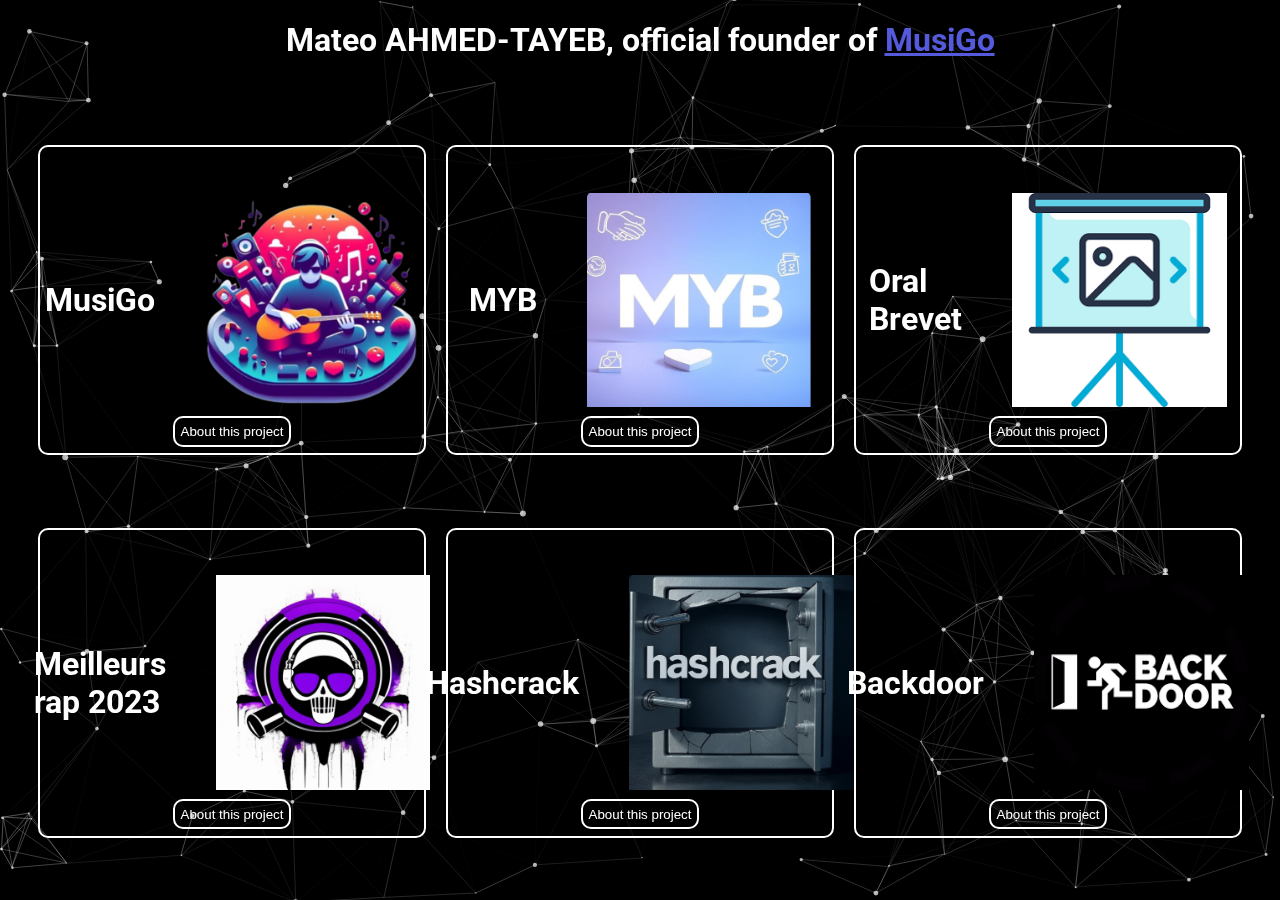
<file: index.html>
<!DOCTYPE html>
<html lang="fr">
<head>
    <meta charset="UTF-8">
    <meta name="viewport" content="width=device-width, initial-scale=1.0">
    <link rel="stylesheet" href="style.css">
    <title>My Portfolio</title>
</head>
<body>
    <div id="particles-js"></div>
    <script src="particles.js-master/particles.min.js"></script>
    <div id="titlediv">
        <h1 id="title">Mateo AHMED-TAYEB, official founder of <a href="https://musigo.duckdns.org">MusiGo</a></h1>
    </div>
    <div class="container">
        <div class="MusiGo">
            <h1 class="apptitle">MusiGo</h1>
            <img src="musigo.png">
            <button id="btn_musigo">About this project</button>
        </div>
        <div class="MYB">
            <h1 class="apptitle">MYB</h1>
            <img src="myb.png">
            <button id="btn_myb">About this project</button>
        </div>
        <div class="oralbrevet">
            <h1 class="apptitle">Oral Brevet</h1>
            <img src="oralbrevet.png">
            <button id="btn_oralbrvt">About this project</button>
        </div>
        <div class="meilleursrap2023">
            <h1 class="apptitle">Meilleurs rap 2023</h1>
            <img src="mllrrap2023.jpg">
            <button id="btn_mllrrap">About this project</button>
        </div>
        <div class="hashcrack">
            <h1 class="apptitle">Hashcrack</h1>
            <img src="hashcrack.jpg">
            <button id="btn_hashcrack">About this project</button>
        </div>
        <div class="backdoor">
            <h1 class="apptitle">Backdoor</h1>
            <img src="backdoor.png">
            <button id="btn_backdoor">About this project</button>
        </div>
    </div>
    <script>
        particlesJS.load('particles-js', 'particles.json', function() {
            console.log('particles.json loaded...');
        });
</script>
<script src="main.js"></script>
</body>
</html>
</file>
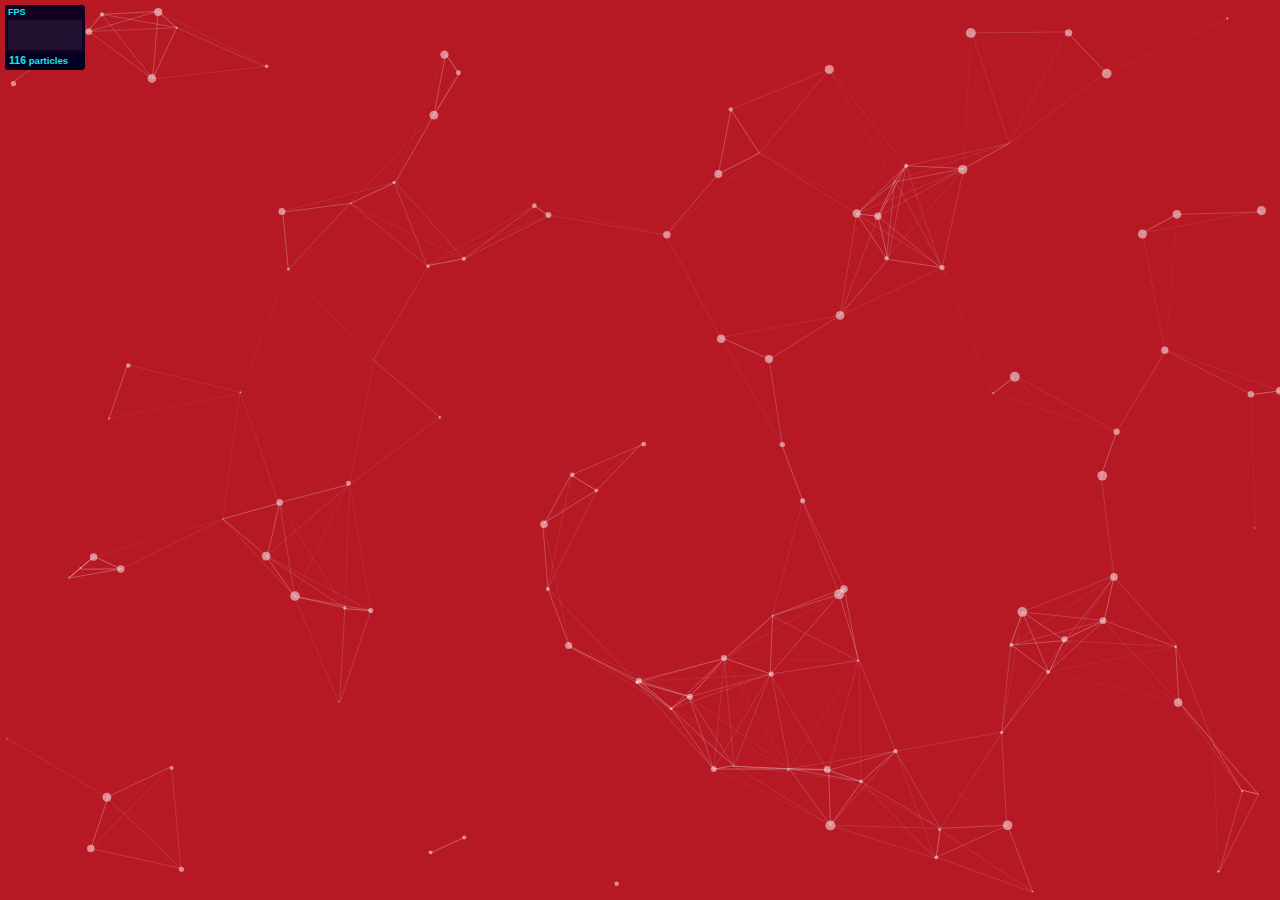
<file: particles.js-master/demo/index.html>
<!DOCTYPE html>
<html lang="en">
<head>
  <meta charset="utf-8">
  <title>particles.js</title>
  <meta name="description" content="particles.js is a lightweight JavaScript library for creating particles.">
  <meta name="author" content="Vincent Garreau" />
  <meta name="viewport" content="width=device-width, initial-scale=1.0, minimum-scale=1.0, maximum-scale=1.0, user-scalable=no">
  <link rel="stylesheet" media="screen" href="css/style.css">
</head>
<body>

<!-- count particles -->
<div class="count-particles">
  <span class="js-count-particles">--</span> particles
</div>

<!-- particles.js container -->
<div id="particles-js"></div>

<!-- scripts -->
<script src="../particles.js"></script>
<script src="js/app.js"></script>

<!-- stats.js -->
<script src="js/lib/stats.js"></script>
<script>
  var count_particles, stats, update;
  stats = new Stats;
  stats.setMode(0);
  stats.domElement.style.position = 'absolute';
  stats.domElement.style.left = '0px';
  stats.domElement.style.top = '0px';
  document.body.appendChild(stats.domElement);
  count_particles = document.querySelector('.js-count-particles');
  update = function() {
    stats.begin();
    stats.end();
    if (window.pJSDom[0].pJS.particles && window.pJSDom[0].pJS.particles.array) {
      count_particles.innerText = window.pJSDom[0].pJS.particles.array.length;
    }
    requestAnimationFrame(update);
  };
  requestAnimationFrame(update);
</script>

</body>
</html>
</file>
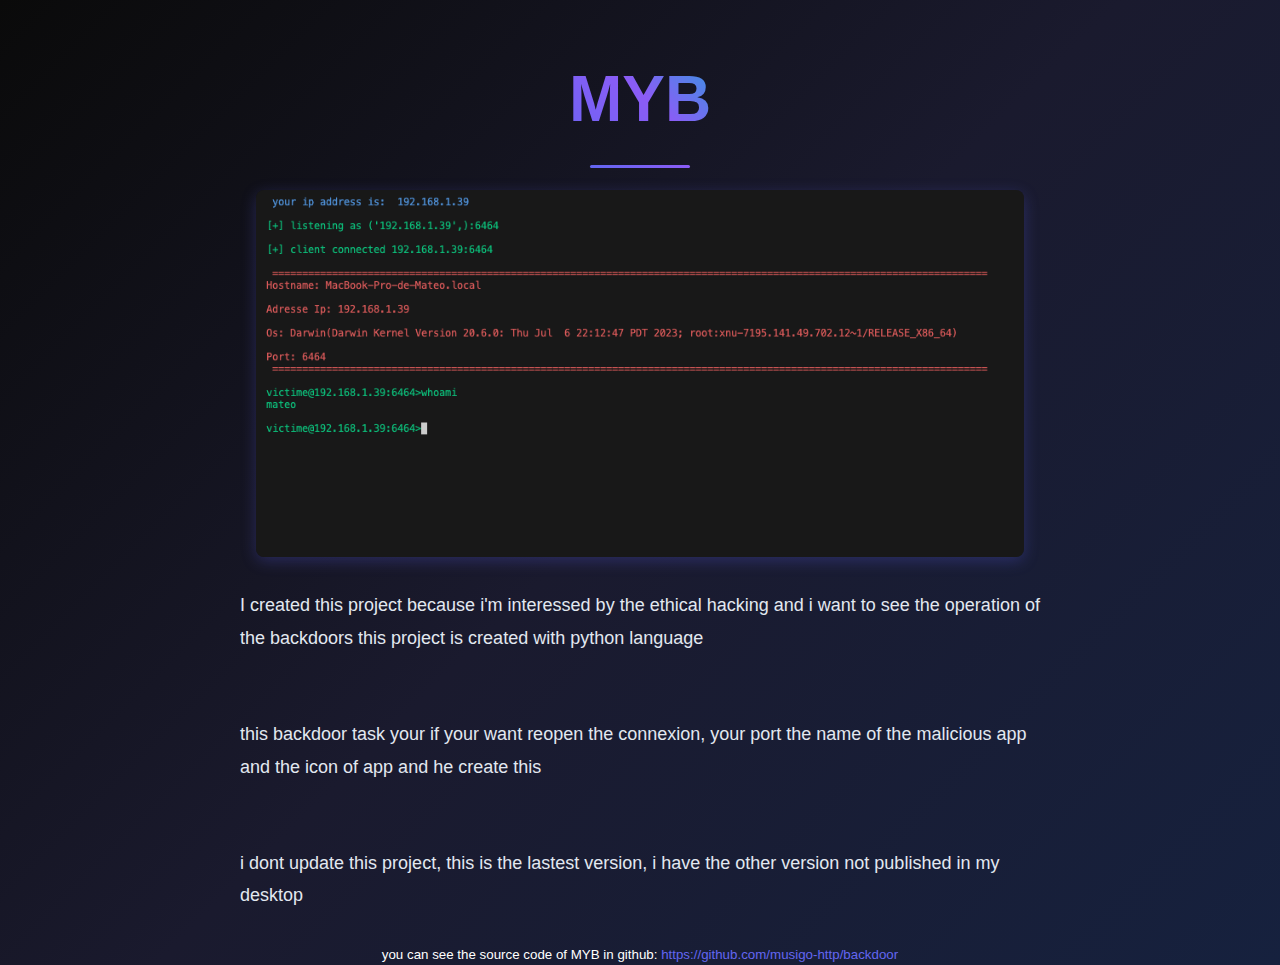
<file: backdoor/about.html>
<!DOCTYPE html>
<html lang="fr">
<head>
    <meta charset="UTF-8">
    <meta name="viewport" content="width=device-width, initial-scale=1.0">
    <link rel="stylesheet" href="style.css">
    <title>Backdoor project</title>
</head>
<body>
    <h1 id="apptitle"><a href="https://github.com/musigo-http/backdoor">MYB</a></h1>
    <img src="capture d'ecran 1.png">
    <h3>I created this project because i'm interessed by the ethical hacking and i want to see the operation of the backdoors this project is created with python language</h3>
    <h3>this backdoor task your if your want reopen the connexion, your port the name of the malicious app and the icon of app and he create this</h3>
    <h3>i dont update this project, this is the lastest version, i have the other version not published in my desktop</h3>
    <p id="github">you can see the source code of MYB in github: <a id="github_link" href="https://github.com/musigo-http/backdoor">https://github.com/musigo-http/backdoor</a></p>
</body>
</html>
</file>
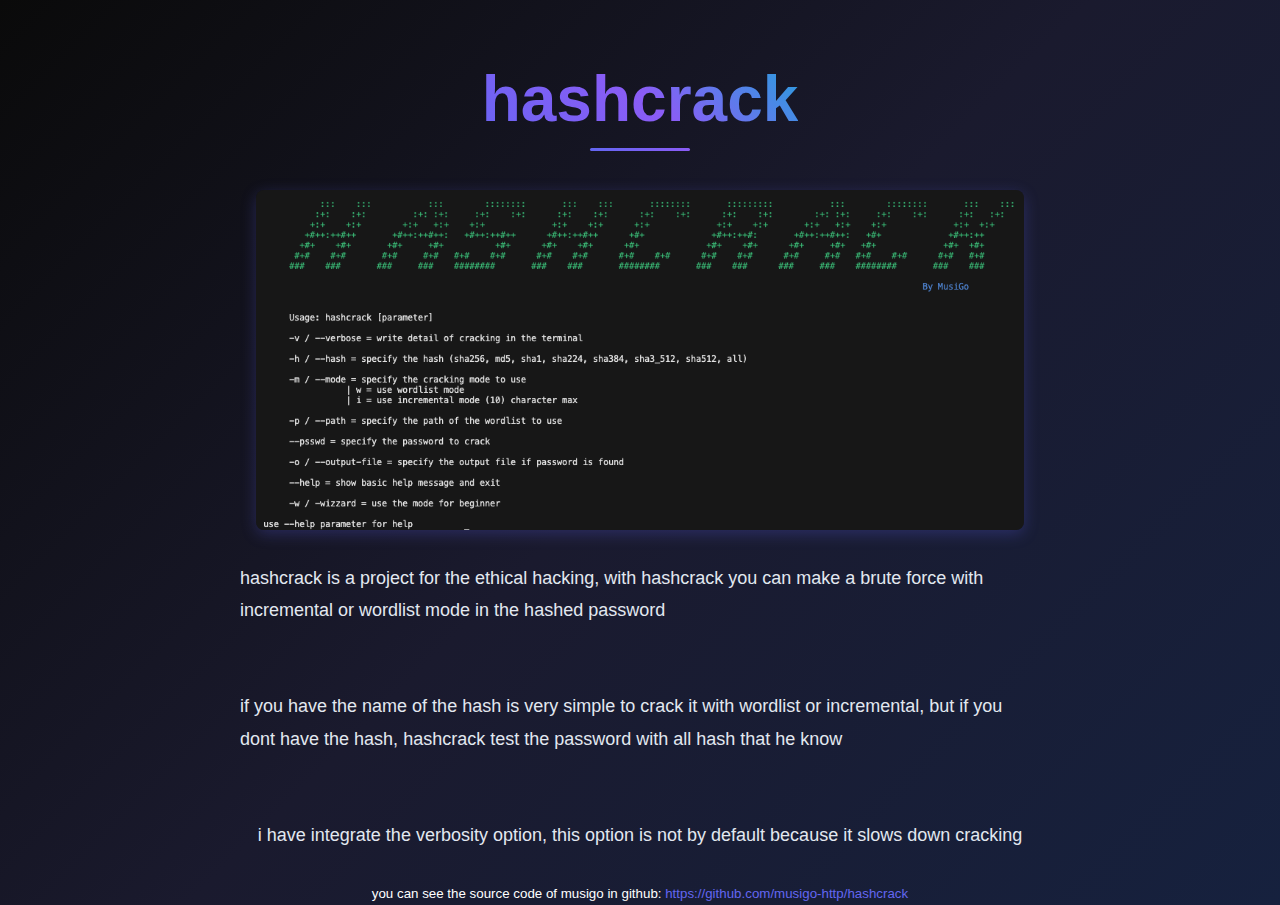
<file: hashcrack/about.html>
<!DOCTYPE html>
<html lang="fr">
<head>
    <meta charset="UTF-8">
    <meta name="viewport" content="width=device-width, initial-scale=1.0">
    <link rel="stylesheet" href="style.css">
    <title>hashcrack project</title>
</head>
<body>
    <h1 id="apptitle"><a href="https://github.com/musigo-http/hashcrack">hashcrack</a></h1>
    <img src="capture d'ecran 1.png">
    <h3>hashcrack is a project for the ethical hacking, with hashcrack you can make a brute force with incremental or wordlist mode in the hashed password</h3>
    <h3>if you have the name of the hash is very simple to crack it with wordlist or incremental, but if you dont have the hash, hashcrack test the password with all hash that he know</h3>
    <h3>i have integrate the verbosity option, this option is not by default because it slows down cracking</h3>
    <p id="github">you can see the source code of musigo in github: <a id="github_link" href="https://github.com/musigo-http/hashcrack">https://github.com/musigo-http/hashcrack</a></p>
</body>
</html>
</file>
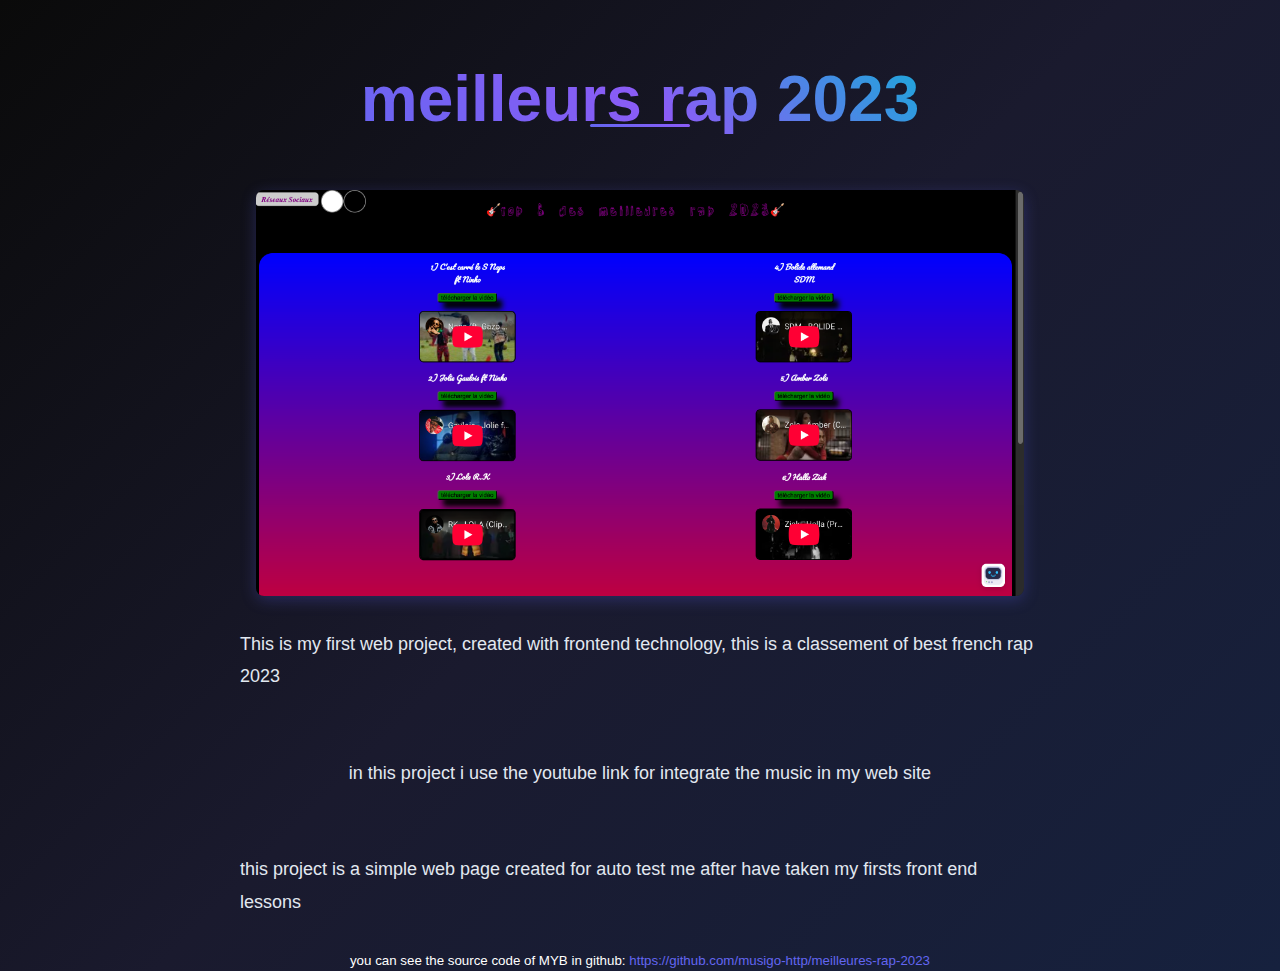
<file: meilleursrap2023/about.html>
<!DOCTYPE html>
<html lang="fr">
<head>
    <meta charset="UTF-8">
    <meta name="viewport" content="width=device-width, initial-scale=1.0">
    <link rel="stylesheet" href="style.css">
    <title>meilleurs rap 2023 project</title>
</head>
<body>
    <h1 id="apptitle"><a href="https://wujywo.mimo.run/index.html">meilleurs rap 2023</a></h1>
    <img src="capture d'ecran 1.png">
    <h3>This is my first web project, created with frontend technology, this is a classement of best french rap 2023</h3>
    <h3>in this project i use the youtube link for integrate the music in my web site</h3>
    <h3>this project is a simple web page created for auto test me after have taken my firsts front end lessons</h3>
    <p id="github">you can see the source code of MYB in github: <a id="github_link" href="https://github.com/musigo-http/meilleures-rap-2023">https://github.com/musigo-http/meilleures-rap-2023</a></p>
</body>
</html>
</file>
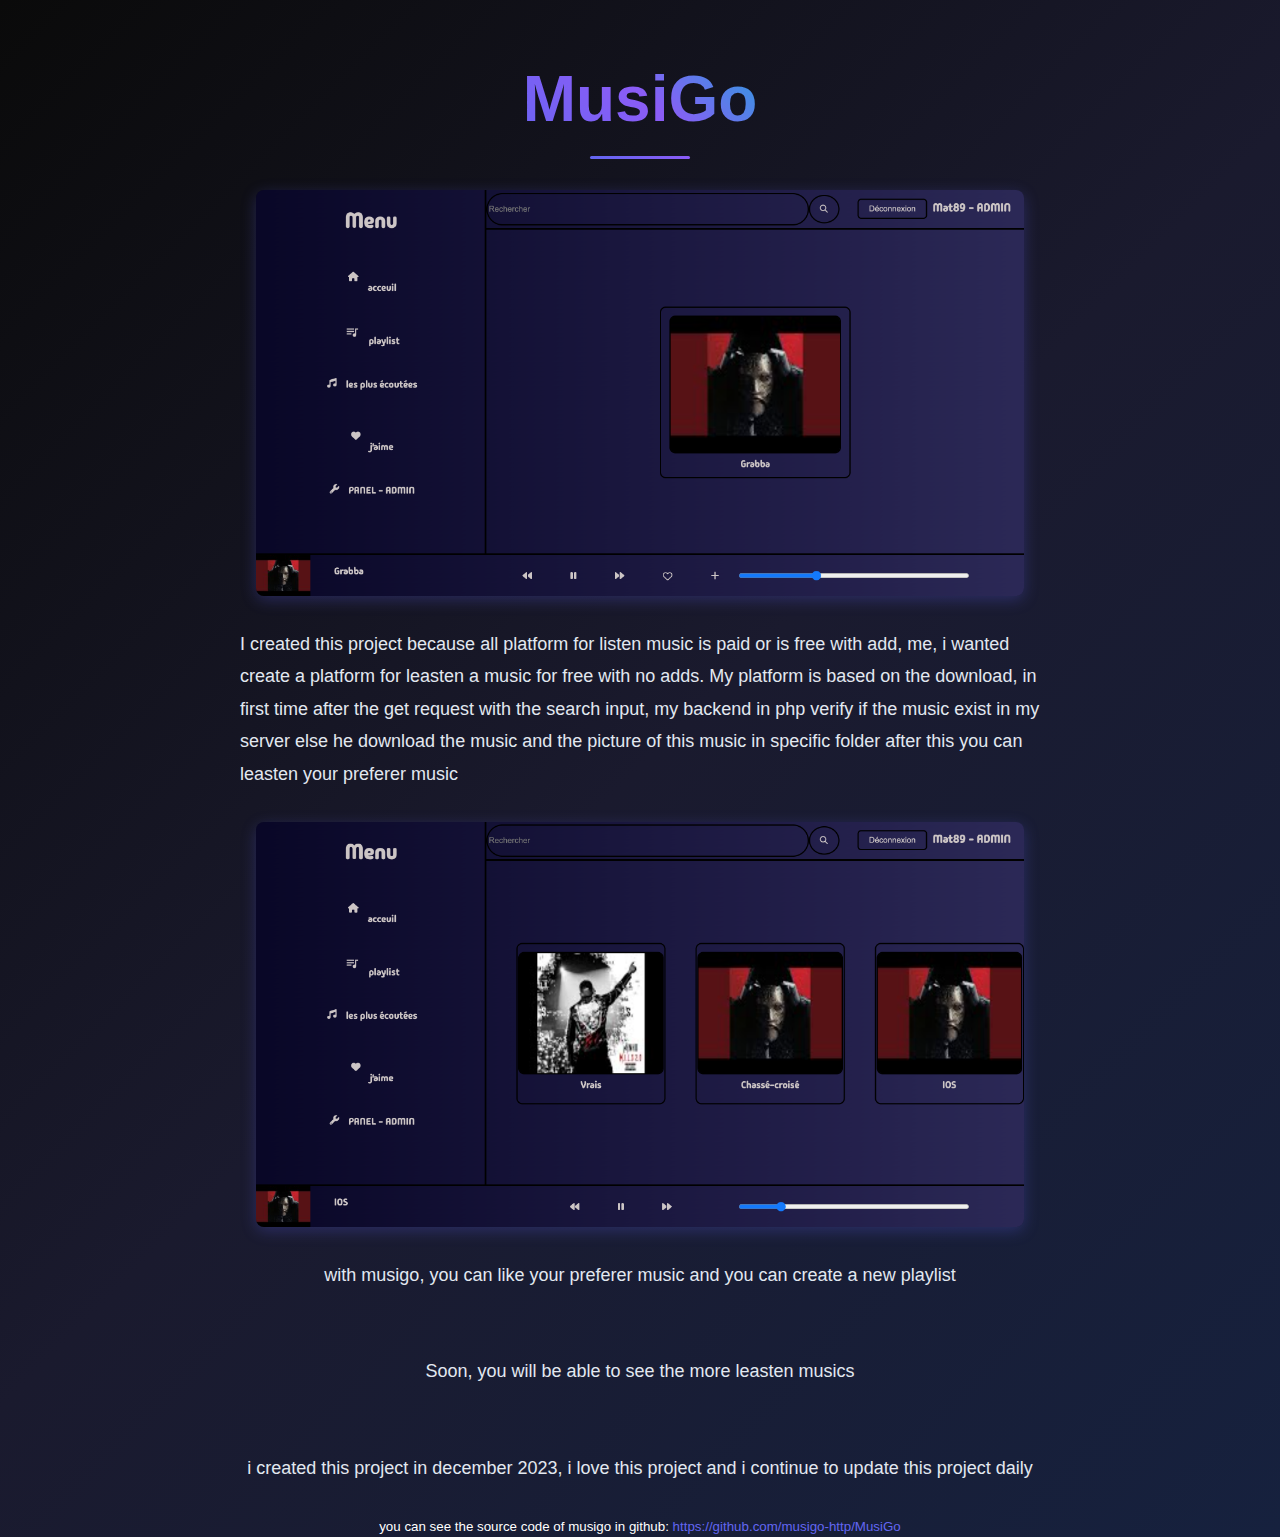
<file: musigo/about.html>
<!DOCTYPE html>
<html lang="fr">
<head>
    <meta charset="UTF-8">
    <meta name="viewport" content="width=device-width, initial-scale=1.0">
    <link rel="stylesheet" href="style.css">
    <title>MusiGo project</title>
</head>
<body>
    <h1 id="apptitle"><a href="https://musigo.duckdns.org">MusiGo</a></h1>
    <img src="capture d'ecran1.png">
    <h3>I created this project because all platform for listen music is paid or is free with add, me, i wanted create a platform for leasten a music for free with no adds. My platform is based on the download, in first time after the get request with the search input, my backend in php verify if the music exist in my server else he download the music and the picture of this music in specific folder after this you can leasten your preferer music</h3>
    <img src="capture d'ecran2.png">
    <h3>with musigo, you can like your preferer music and you can create a new playlist</h3>
    <h3>Soon, you will be able to see the more leasten musics</h3>
    <h3>i created this project in december 2023, i love this project and i continue to update this project daily</h3>
    <p id="github">you can see the source code of musigo in github: <a id="github_link" href="https://github.com/musigo-http/MusiGo">https://github.com/musigo-http/MusiGo</a></p>
</body>
</html>
</file>
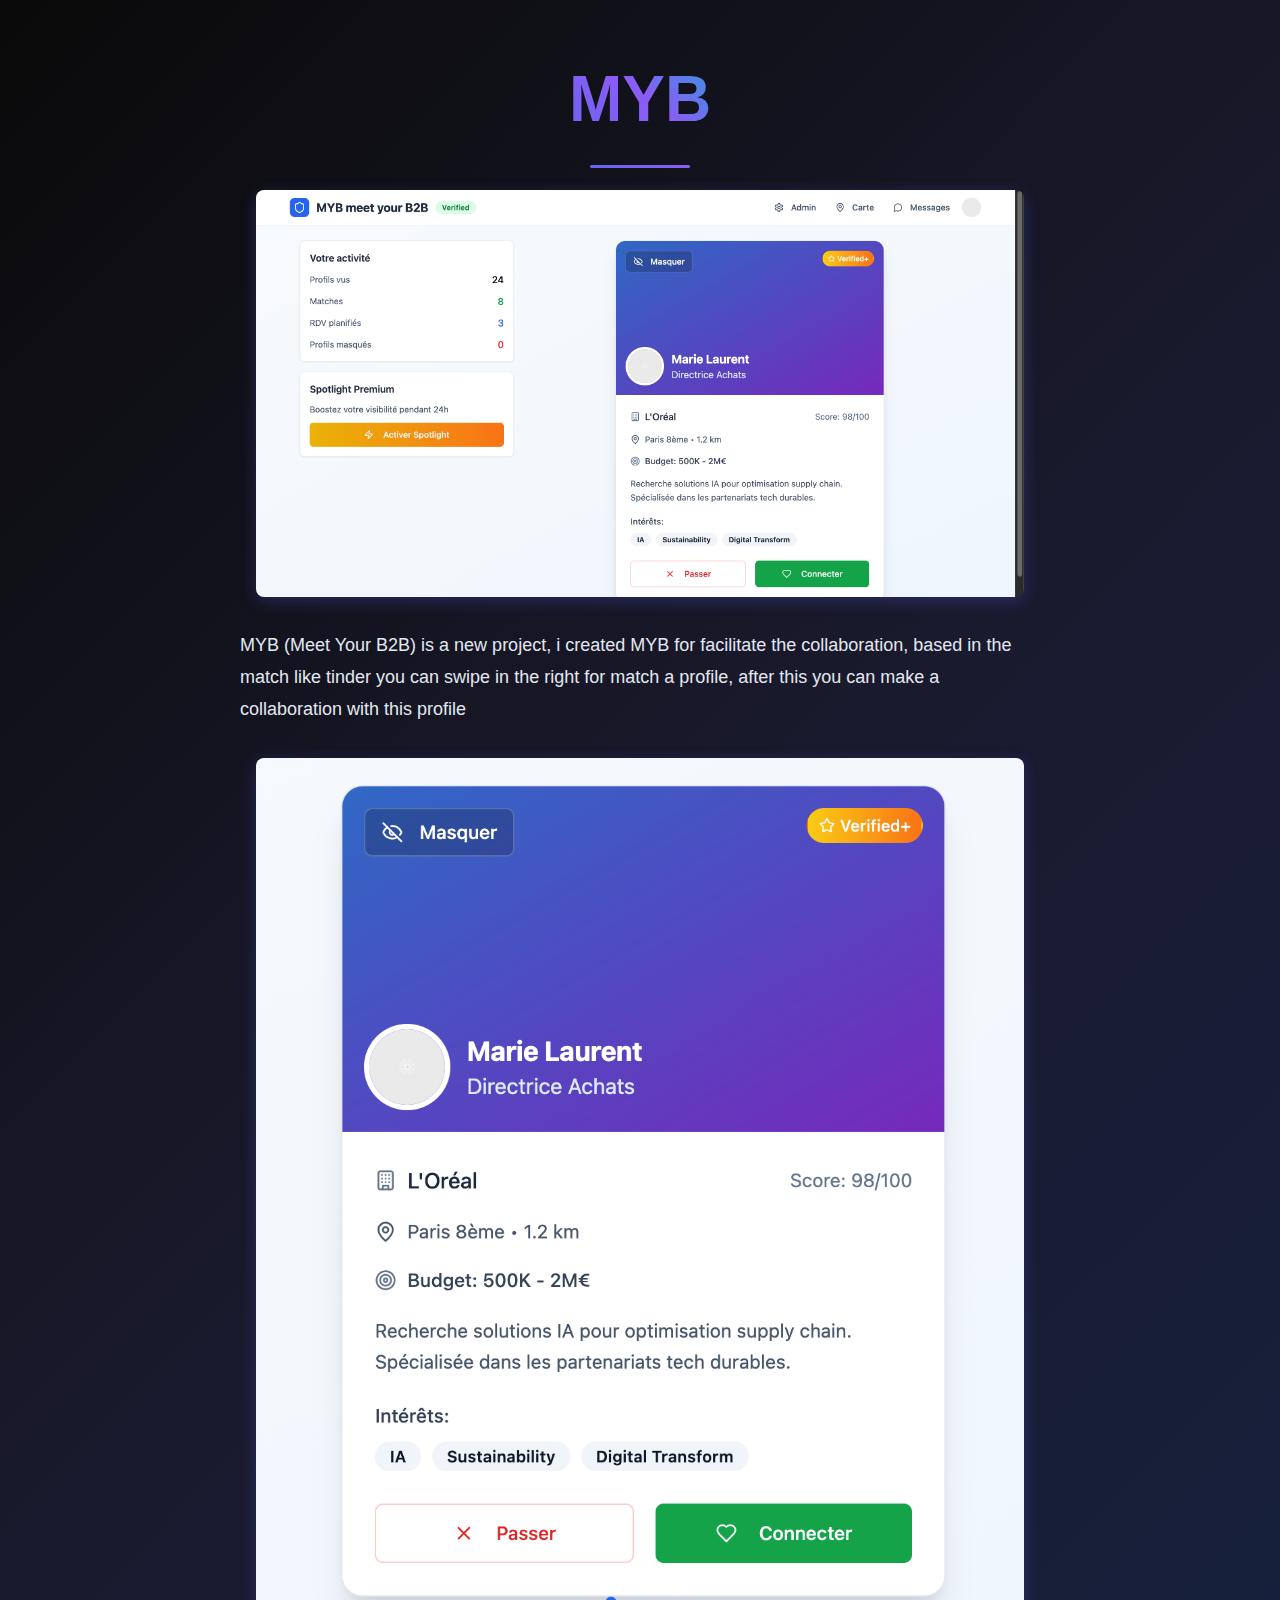
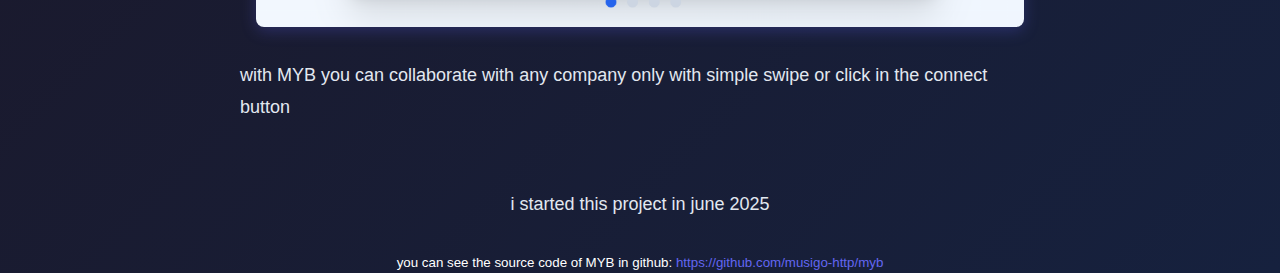
<file: MYB/about.html>
<!DOCTYPE html>
<html lang="fr">
<head>
    <meta charset="UTF-8">
    <meta name="viewport" content="width=device-width, initial-scale=1.0">
    <link rel="stylesheet" href="style.css">
    <title>MYB project</title>
</head>
<body>
    <h1 id="apptitle"><a href="https://github.com/musigo-http/myb">MYB</a></h1>
    <img src="capture d'ecran 1.png">
    <h3>MYB (Meet Your B2B) is a new project, i created MYB for facilitate the collaboration, based in the match like tinder you can swipe in the right for match a profile, after this you can make a collaboration with this profile</h3>
    <img src="capture d'ecran 2.png">
    <h3>with MYB you can collaborate with any company only with simple swipe or click in the connect button</h3>
    <h3>i started this project in june 2025</h3>
    <p id="github">you can see the source code of MYB in github: <a id="github_link" href="https://github.com/musigo-http/myb">https://github.com/musigo-http/myb</a></p>
</body>
</html>
</file>
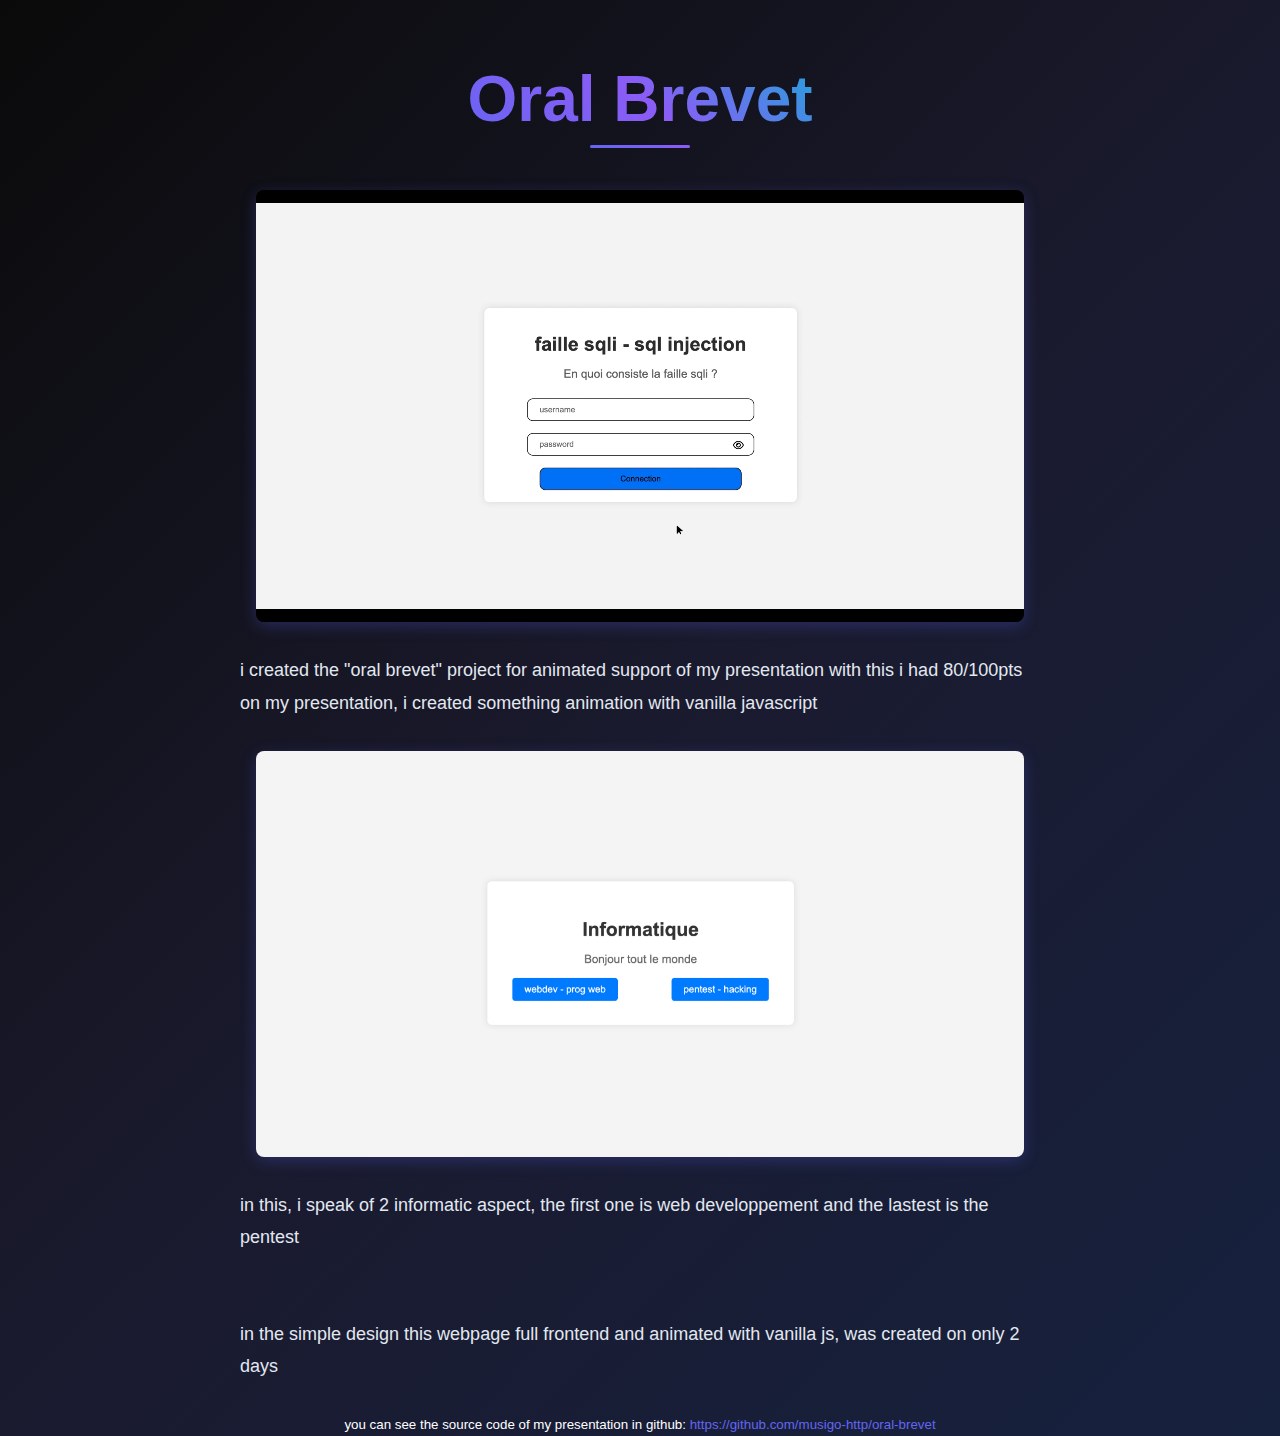
<file: oralbrevet/about.html>
<!DOCTYPE html>
<html lang="fr">
<head>
    <meta charset="UTF-8">
    <meta name="viewport" content="width=device-width, initial-scale=1.0">
    <link rel="stylesheet" href="style.css">
    <title>presentation project</title>
</head>
<body>
    <h1 id="apptitle"><a href="https://musigo-http.github.io/Oral-Brevet/">Oral Brevet</a></h1>
    <!--<img src="capture d'ecran 1.png">-->
    <video src="enregistrement d'ecran.mp4" autoplay muted playsinline></video>
    <h3>i created the "oral brevet" project for animated support of my presentation with this i had 80/100pts on my presentation, i created something animation with vanilla javascript</h3>
    <img src="capture d'ecran 1.png">
    <h3>in this, i speak of 2 informatic aspect, the first one is web developpement and the lastest is the pentest</h3>
    <h3>in the simple design this webpage full frontend and animated with vanilla js, was created on only 2 days</h3>
    <p id="github">you can see the source code of my presentation in github: <a id="github_link" href="https://github.com/musigo-http/oral-brevet">https://github.com/musigo-http/oral-brevet</a></p>
</body>
</html>
</file>
<file: style.css>
@import url('https://fonts.googleapis.com/css2?family=Roboto:ital,wght@0,100..900;1,100..900&display=swap');
body{
    background-color: black;
    font-family: "Roboto", sans-serif;
    color: white;
}
a{
    color: rgb(85, 90, 220);
}
#particles-js {
  position: fixed;       /* Fixe la div sur toute la fenêtre */
  top: 0;
  left: 0;
  width: 100vw;          /* largeur pleine */
  height: 100vh;         /* hauteur pleine */
  z-index: -1;           /* Derrière tout le reste */
  pointer-events: none;  /* Les clics passent à travers */
}
div:not(#particles-js):not(#titlediv):not(.container){
    border: 2px solid white;
    height: 40%;
    width: 30%;
    margin: 10px;
    border-radius: 10px;
    display: flex;
    justify-content: center;
    position: relative;
    min-width: 320px;
    align-items: center;
}
#title{
    width: 100%;
    height: 100%;
    text-align: center;
}
#titlediv{
    position: absolute;
    top: 0;
    left: 0;
    height: 15%;
    width: 100%;
}
.container{
    position: absolute;
    top: 15%;
    left: 0;
    width: 100%;
    height: 85%;
    display: flex;
    justify-content: center;
    flex-wrap: wrap;
}
button{
    height: 10%;
    position: absolute;
    bottom: 2%;
    background-color: transparent;
    border: 2px solid white;
    border-radius: 10px;
    transition: 0.3s;
    cursor: pointer;
    color: white;
}
button:hover{
    background-color: rgba(125, 125, 125, 0.6);
}
img{
    height: 70%;
    margin-right: 20px;
}
.apptitle{
    margin-right: 50px;
    margin-left: 20px;
}
</file>
<file: backdoor/style.css>
@import url('https://fonts.googleapis.com/css2?family=Roboto:ital,wght@0,100..900;1,100..900&display=swap');

* {
    margin: 0;
    padding: 0;
    box-sizing: border-box;
}

body {
    background: linear-gradient(135deg, #0a0a0a 0%, #1a1a2e 50%, #16213e 100%);
    font-family: "Inter", sans-serif;
    color: #ffffff;
    line-height: 1.6;
    min-height: 100vh;
    overflow-x: hidden;
    display: flex;
    flex-direction: column;
    align-items: center;
}

h1 {
    font-size: clamp(2rem, 5vw, 4rem);
    font-weight: 700;
    background: linear-gradient(45deg, #6366f1, #8b5cf6, #06b6d4);
    background-clip: text;
    -webkit-background-clip: text;
    -webkit-text-fill-color: transparent;
    text-align: center;
    margin-bottom: 0.5rem;
}

h3 {
    font-size: 1.125rem;
    font-weight: 400;
    margin: 2rem 0;
    color: #e2e8f0;
    text-align: left;
    line-height: 1.8;
    max-width: 800px;
}

a {
    color: inherit;
    text-decoration: none;
    transition: all 0.3s ease;
}

#apptitle {
    padding: 3rem 0 2rem;
    text-align: center;
    position: relative;
}

#apptitle::after {
    content: '';
    position: absolute;
    bottom: 0;
    left: 50%;
    transform: translateX(-50%);
    width: 100px;
    height: 3px;
    background: linear-gradient(90deg, #6366f1, #8b5cf6);
    border-radius: 2px;
    margin-bottom: 10%;
}

main {
    max-width: 1200px;
    margin: 0 auto;
    padding: 0 2rem;
}

.content-section {
    margin: 3rem 0;
}

img {
    /*max-width: 100%;*/
    width: 60%;
    height: auto;
    display: block;
    border-radius: 8px;
    box-shadow: 0 4px 15px rgba(85, 90, 220, 0.3);
}

#github{
    font-size:smaller;
}

#github_link{
    color: #6366f1;
}

@media (max-width: 768px) {
    body {
        font-size: 0.9rem;
    }
    
    h1 {
        font-size: 2rem;
    }
    
    h3 {
        font-size: 1.1rem;
        margin: 1rem 0;
    }
    
    main {
        padding: 0 1rem;
    }
    
    #apptitle {
        padding: 1.5rem 0;
    }
}

@media (max-width: 480px) {
    h1 {
        font-size: 1.8rem;
    }
    
    h3 {
        font-size: 1rem;
    }
}
</file>
<file: hashcrack/style.css>
@import url('https://fonts.googleapis.com/css2?family=Roboto:ital,wght@0,100..900;1,100..900&display=swap');

* {
    margin: 0;
    padding: 0;
    box-sizing: border-box;
}

body {
    background: linear-gradient(135deg, #0a0a0a 0%, #1a1a2e 50%, #16213e 100%);
    font-family: "Inter", sans-serif;
    color: #ffffff;
    line-height: 1.6;
    min-height: 100vh;
    overflow-x: hidden;
    display: flex;
    flex-direction: column;
    align-items: center;
}

h1 {
    font-size: clamp(2rem, 5vw, 4rem);
    font-weight: 700;
    background: linear-gradient(45deg, #6366f1, #8b5cf6, #06b6d4);
    background-clip: text;
    -webkit-background-clip: text;
    -webkit-text-fill-color: transparent;
    text-align: center;
    margin-bottom: 0.5rem;
}

h3 {
    font-size: 1.125rem;
    font-weight: 400;
    margin: 2rem 0;
    color: #e2e8f0;
    text-align: left;
    line-height: 1.8;
    max-width: 800px;
}

a {
    color: inherit;
    text-decoration: none;
    transition: all 0.3s ease;
}

#apptitle {
    padding: 3rem 0 2rem;
    text-align: center;
    position: relative;
}

#apptitle::after {
    content: '';
    position: absolute;
    bottom: 0;
    left: 50%;
    transform: translateX(-50%);
    width: 100px;
    height: 3px;
    background: linear-gradient(90deg, #6366f1, #8b5cf6);
    border-radius: 2px;
    margin-bottom: 10%;
}

main {
    max-width: 1200px;
    margin: 0 auto;
    padding: 0 2rem;
}

.content-section {
    margin: 3rem 0;
}

img {
    /*max-width: 100%;*/
    width: 60%;
    height: auto;
    display: block;
    border-radius: 8px;
    box-shadow: 0 4px 15px rgba(85, 90, 220, 0.3);
}

#github{
    font-size:smaller;
}

#github_link{
    color: #6366f1;
}

@media (max-width: 768px) {
    body {
        font-size: 0.9rem;
    }
    
    h1 {
        font-size: 2rem;
    }
    
    h3 {
        font-size: 1.1rem;
        margin: 1rem 0;
    }
    
    main {
        padding: 0 1rem;
    }
    
    #apptitle {
        padding: 1.5rem 0;
    }
}

@media (max-width: 480px) {
    h1 {
        font-size: 1.8rem;
    }
    
    h3 {
        font-size: 1rem;
    }
}
</file>
<file: meilleursrap2023/style.css>
@import url('https://fonts.googleapis.com/css2?family=Roboto:ital,wght@0,100..900;1,100..900&display=swap');

* {
    margin: 0;
    padding: 0;
    box-sizing: border-box;
}

body {
    background: linear-gradient(135deg, #0a0a0a 0%, #1a1a2e 50%, #16213e 100%);
    font-family: "Inter", sans-serif;
    color: #ffffff;
    line-height: 1.6;
    min-height: 100vh;
    overflow-x: hidden;
    display: flex;
    flex-direction: column;
    align-items: center;
}

h1 {
    font-size: clamp(2rem, 5vw, 4rem);
    font-weight: 700;
    background: linear-gradient(45deg, #6366f1, #8b5cf6, #06b6d4);
    background-clip: text;
    -webkit-background-clip: text;
    -webkit-text-fill-color: transparent;
    text-align: center;
    margin-bottom: 0.5rem;
}

h3 {
    font-size: 1.125rem;
    font-weight: 400;
    margin: 2rem 0;
    color: #e2e8f0;
    text-align: left;
    line-height: 1.8;
    max-width: 800px;
}

a {
    color: inherit;
    text-decoration: none;
    transition: all 0.3s ease;
}

#apptitle {
    padding: 3rem 0 2rem;
    text-align: center;
    position: relative;
}

#apptitle::after {
    content: '';
    position: absolute;
    bottom: 0;
    left: 50%;
    transform: translateX(-50%);
    width: 100px;
    height: 3px;
    background: linear-gradient(90deg, #6366f1, #8b5cf6);
    border-radius: 2px;
    margin-bottom: 10%;
}

main {
    max-width: 1200px;
    margin: 0 auto;
    padding: 0 2rem;
}

.content-section {
    margin: 3rem 0;
}

img {
    /*max-width: 100%;*/
    width: 60%;
    height: auto;
    display: block;
    border-radius: 8px;
    box-shadow: 0 4px 15px rgba(85, 90, 220, 0.3);
}

#github{
    font-size:smaller;
}

#github_link{
    color: #6366f1;
}

@media (max-width: 768px) {
    body {
        font-size: 0.9rem;
    }
    
    h1 {
        font-size: 2rem;
    }
    
    h3 {
        font-size: 1.1rem;
        margin: 1rem 0;
    }
    
    main {
        padding: 0 1rem;
    }
    
    #apptitle {
        padding: 1.5rem 0;
    }
}

@media (max-width: 480px) {
    h1 {
        font-size: 1.8rem;
    }
    
    h3 {
        font-size: 1rem;
    }
}
</file>
<file: musigo/style.css>
@import url('https://fonts.googleapis.com/css2?family=Roboto:ital,wght@0,100..900;1,100..900&display=swap');

* {
    margin: 0;
    padding: 0;
    box-sizing: border-box;
}

body {
    background: linear-gradient(135deg, #0a0a0a 0%, #1a1a2e 50%, #16213e 100%);
    font-family: "Inter", sans-serif;
    color: #ffffff;
    line-height: 1.6;
    min-height: 100vh;
    overflow-x: hidden;
    display: flex;
    flex-direction: column;
    align-items: center;
}

h1 {
    font-size: clamp(2rem, 5vw, 4rem);
    font-weight: 700;
    background: linear-gradient(45deg, #6366f1, #8b5cf6, #06b6d4);
    background-clip: text;
    -webkit-background-clip: text;
    -webkit-text-fill-color: transparent;
    text-align: center;
    margin-bottom: 0.5rem;
}

h3 {
    font-size: 1.125rem;
    font-weight: 400;
    margin: 2rem 0;
    color: #e2e8f0;
    text-align: left;
    line-height: 1.8;
    max-width: 800px;
}

a {
    color: inherit;
    text-decoration: none;
    transition: all 0.3s ease;
}

#apptitle {
    padding: 3rem 0 2rem;
    text-align: center;
    position: relative;
}

#apptitle::after {
    content: '';
    position: absolute;
    bottom: 0;
    left: 50%;
    transform: translateX(-50%);
    width: 100px;
    height: 3px;
    background: linear-gradient(90deg, #6366f1, #8b5cf6);
    border-radius: 2px;
    margin-bottom: 10%;
}

main {
    max-width: 1200px;
    margin: 0 auto;
    padding: 0 2rem;
}

.content-section {
    margin: 3rem 0;
}

img {
    /*max-width: 100%;*/
    width: 60%;
    height: auto;
    display: block;
    border-radius: 8px;
    box-shadow: 0 4px 15px rgba(85, 90, 220, 0.3);
}

#github{
    font-size:smaller;
}

#github_link{
    color: #6366f1;
}

@media (max-width: 768px) {
    body {
        font-size: 0.9rem;
    }
    
    h1 {
        font-size: 2rem;
    }
    
    h3 {
        font-size: 1.1rem;
        margin: 1rem 0;
    }
    
    main {
        padding: 0 1rem;
    }
    
    #apptitle {
        padding: 1.5rem 0;
    }
}

@media (max-width: 480px) {
    h1 {
        font-size: 1.8rem;
    }
    
    h3 {
        font-size: 1rem;
    }
}
</file>
<file: MYB/style.css>
@import url('https://fonts.googleapis.com/css2?family=Roboto:ital,wght@0,100..900;1,100..900&display=swap');

* {
    margin: 0;
    padding: 0;
    box-sizing: border-box;
}

body {
    background: linear-gradient(135deg, #0a0a0a 0%, #1a1a2e 50%, #16213e 100%);
    font-family: "Inter", sans-serif;
    color: #ffffff;
    line-height: 1.6;
    min-height: 100vh;
    overflow-x: hidden;
    display: flex;
    flex-direction: column;
    align-items: center;
}

h1 {
    font-size: clamp(2rem, 5vw, 4rem);
    font-weight: 700;
    background: linear-gradient(45deg, #6366f1, #8b5cf6, #06b6d4);
    background-clip: text;
    -webkit-background-clip: text;
    -webkit-text-fill-color: transparent;
    text-align: center;
    margin-bottom: 0.5rem;
}

h3 {
    font-size: 1.125rem;
    font-weight: 400;
    margin: 2rem 0;
    color: #e2e8f0;
    text-align: left;
    line-height: 1.8;
    max-width: 800px;
}

a {
    color: inherit;
    text-decoration: none;
    transition: all 0.3s ease;
}

#apptitle {
    padding: 3rem 0 2rem;
    text-align: center;
    position: relative;
}

#apptitle::after {
    content: '';
    position: absolute;
    bottom: 0;
    left: 50%;
    transform: translateX(-50%);
    width: 100px;
    height: 3px;
    background: linear-gradient(90deg, #6366f1, #8b5cf6);
    border-radius: 2px;
    margin-bottom: 10%;
}

main {
    max-width: 1200px;
    margin: 0 auto;
    padding: 0 2rem;
}

.content-section {
    margin: 3rem 0;
}

img {
    /*max-width: 100%;*/
    width: 60%;
    height: auto;
    display: block;
    border-radius: 8px;
    box-shadow: 0 4px 15px rgba(85, 90, 220, 0.3);
}

#github{
    font-size:smaller;
}

#github_link{
    color: #6366f1;
}

@media (max-width: 768px) {
    body {
        font-size: 0.9rem;
    }
    
    h1 {
        font-size: 2rem;
    }
    
    h3 {
        font-size: 1.1rem;
        margin: 1rem 0;
    }
    
    main {
        padding: 0 1rem;
    }
    
    #apptitle {
        padding: 1.5rem 0;
    }
}

@media (max-width: 480px) {
    h1 {
        font-size: 1.8rem;
    }
    
    h3 {
        font-size: 1rem;
    }
}
</file>
<file: oralbrevet/style.css>
@import url('https://fonts.googleapis.com/css2?family=Roboto:ital,wght@0,100..900;1,100..900&display=swap');

* {
    margin: 0;
    padding: 0;
    box-sizing: border-box;
}

body {
    background: linear-gradient(135deg, #0a0a0a 0%, #1a1a2e 50%, #16213e 100%);
    font-family: "Inter", sans-serif;
    color: #ffffff;
    line-height: 1.6;
    min-height: 100vh;
    overflow-x: hidden;
    display: flex;
    flex-direction: column;
    align-items: center;
}

h1 {
    font-size: clamp(2rem, 5vw, 4rem);
    font-weight: 700;
    background: linear-gradient(45deg, #6366f1, #8b5cf6, #06b6d4);
    background-clip: text;
    -webkit-background-clip: text;
    -webkit-text-fill-color: transparent;
    text-align: center;
    margin-bottom: 0.5rem;
}

h3 {
    font-size: 1.125rem;
    font-weight: 400;
    margin: 2rem 0;
    color: #e2e8f0;
    text-align: left;
    line-height: 1.8;
    max-width: 800px;
}

a {
    color: inherit;
    text-decoration: none;
    transition: all 0.3s ease;
}

#apptitle {
    padding: 3rem 0 2rem;
    text-align: center;
    position: relative;
}

#apptitle::after {
    content: '';
    position: absolute;
    bottom: 0;
    left: 50%;
    transform: translateX(-50%);
    width: 100px;
    height: 3px;
    background: linear-gradient(90deg, #6366f1, #8b5cf6);
    border-radius: 2px;
    margin-bottom: 10%;
}

main {
    max-width: 1200px;
    margin: 0 auto;
    padding: 0 2rem;
}

.content-section {
    margin: 3rem 0;
}

img, video{
    /*max-width: 100%;*/
    width: 60%;
    height: auto;
    display: block;
    border-radius: 8px;
    box-shadow: 0 4px 15px rgba(85, 90, 220, 0.3);
}

#github{
    font-size:smaller;
}

#github_link{
    color: #6366f1;
}

@media (max-width: 768px) {
    body {
        font-size: 0.9rem;
    }
    
    h1 {
        font-size: 2rem;
    }
    
    h3 {
        font-size: 1.1rem;
        margin: 1rem 0;
    }
    
    main {
        padding: 0 1rem;
    }
    
    #apptitle {
        padding: 1.5rem 0;
    }
}

@media (max-width: 480px) {
    h1 {
        font-size: 1.8rem;
    }
    
    h3 {
        font-size: 1rem;
    }
}
</file>
<file: particles.js-master/demo/css/style.css>
/* =============================================================================
   HTML5 CSS Reset Minified - Eric Meyer
   ========================================================================== */

html,body,div,span,object,iframe,h1,h2,h3,h4,h5,h6,p,blockquote,pre,abbr,address,cite,code,del,dfn,em,img,ins,kbd,q,samp,small,strong,sub,sup,var,b,i,dl,dt,dd,ol,ul,li,fieldset,form,label,legend,table,caption,tbody,tfoot,thead,tr,th,td,article,aside,canvas,details,figcaption,figure,footer,header,hgroup,menu,nav,section,summary,time,mark,audio,video{margin:0;padding:0;border:0;outline:0;font-size:100%;vertical-align:baseline;background:transparent}
body{line-height:1}
article,aside,details,figcaption,figure,footer,header,hgroup,menu,nav,section{display:block}
nav ul{list-style:none}
blockquote,q{quotes:none}
blockquote:before,blockquote:after,q:before,q:after{content:none}
a{margin:0;padding:0;font-size:100%;vertical-align:baseline;background:transparent;text-decoration:none}
mark{background-color:#ff9;color:#000;font-style:italic;font-weight:bold}
del{text-decoration:line-through}
abbr[title],dfn[title]{border-bottom:1px dotted;cursor:help}
table{border-collapse:collapse;border-spacing:0}
hr{display:block;height:1px;border:0;border-top:1px solid #ccc;margin:1em 0;padding:0}
input,select{vertical-align:middle}
li{list-style:none}


/* =============================================================================
   My CSS
   ========================================================================== */

/* ---- base ---- */

html,body{ 
	width:100%;
	height:100%;
	background:#111;
}

html{
  -webkit-tap-highlight-color: rgba(0, 0, 0, 0);
}

body{
  font:normal 75% Arial, Helvetica, sans-serif;
}

canvas{
  display:block;
  vertical-align:bottom;
}


/* ---- stats.js ---- */

.count-particles{
  background: #000022;
  position: absolute;
  top: 48px;
  left: 0;
  width: 80px;
  color: #13E8E9;
  font-size: .8em;
  text-align: left;
  text-indent: 4px;
  line-height: 14px;
  padding-bottom: 2px;
  font-family: Helvetica, Arial, sans-serif;
  font-weight: bold;
}

.js-count-particles{
  font-size: 1.1em;
}

#stats,
.count-particles{
  -webkit-user-select: none;
  margin-top: 5px;
  margin-left: 5px;
}

#stats{
  border-radius: 3px 3px 0 0;
  overflow: hidden;
}

.count-particles{
  border-radius: 0 0 3px 3px;
}


/* ---- particles.js container ---- */

#particles-js{
  width: 100%;
  height: 100%;
  background-color: #b61924;
  background-image: url('');
  background-size: cover;
  background-position: 50% 50%;
  background-repeat: no-repeat;
}
</file>
